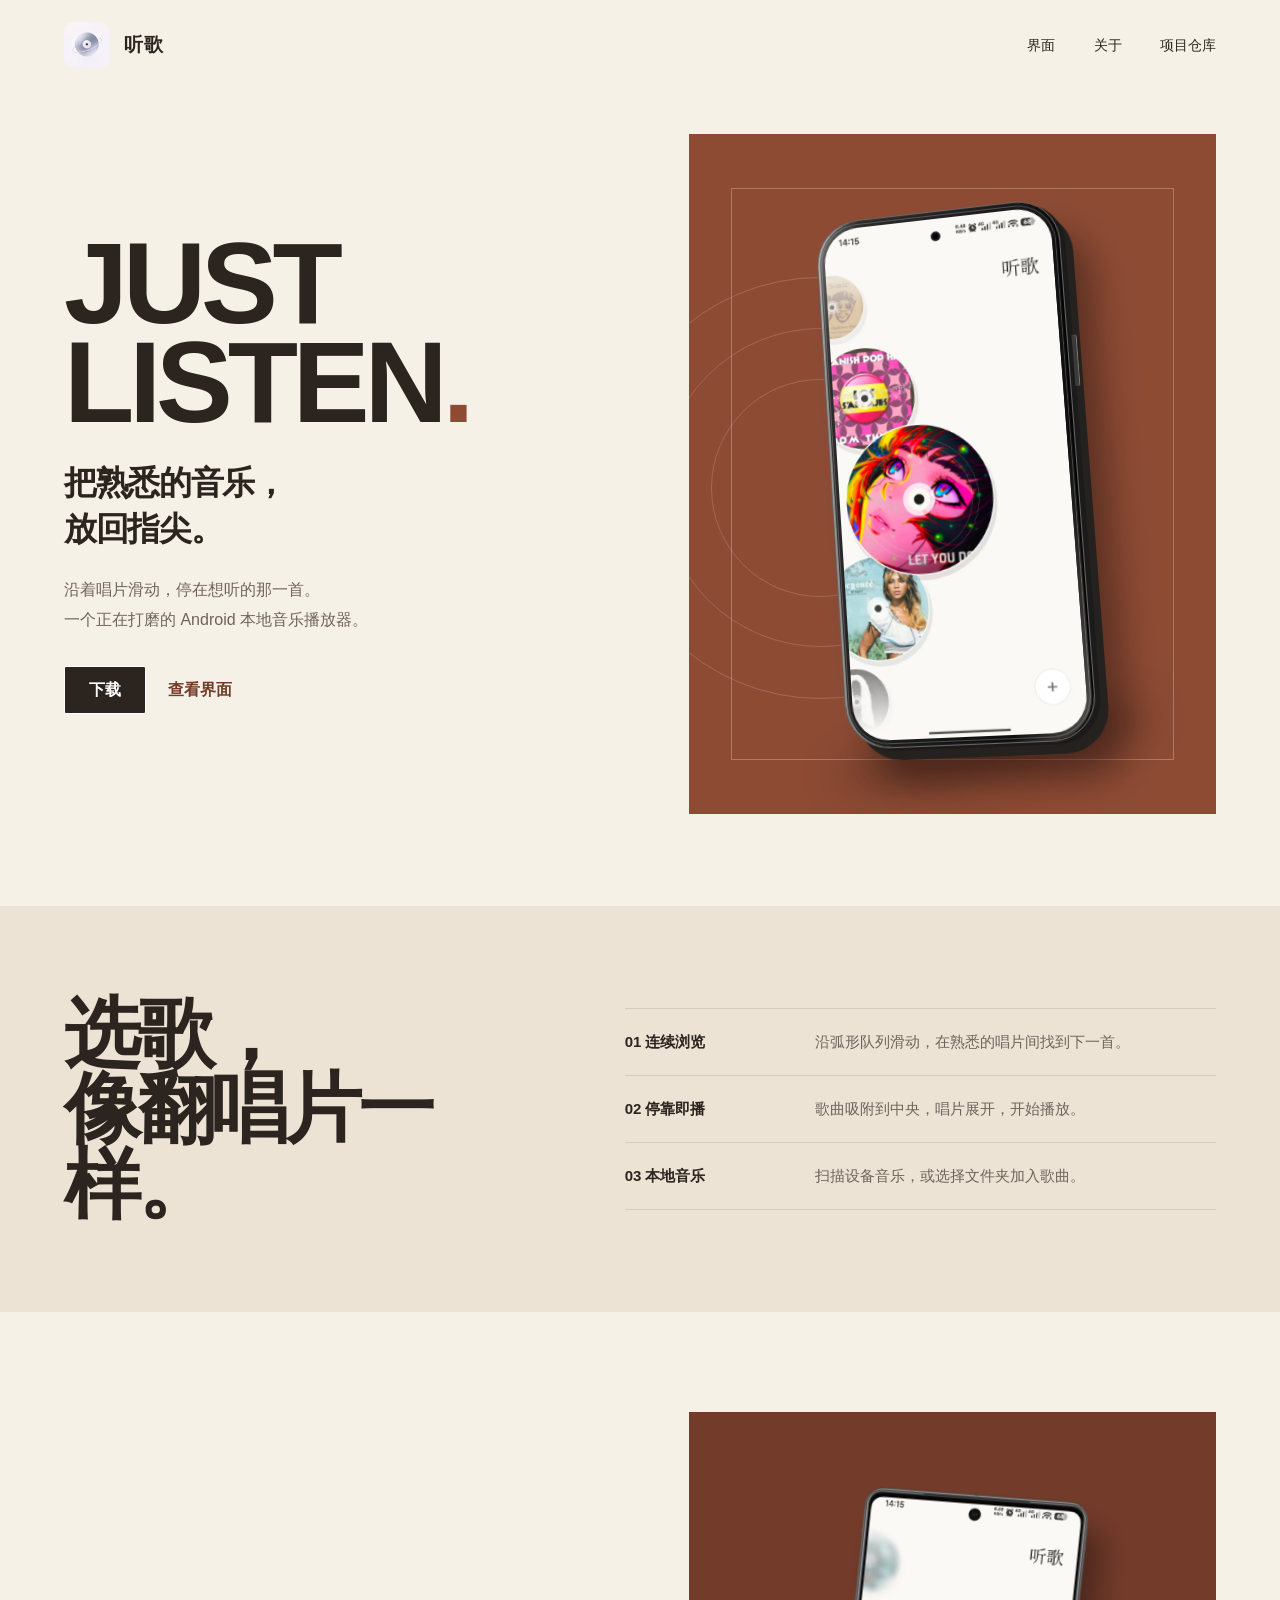
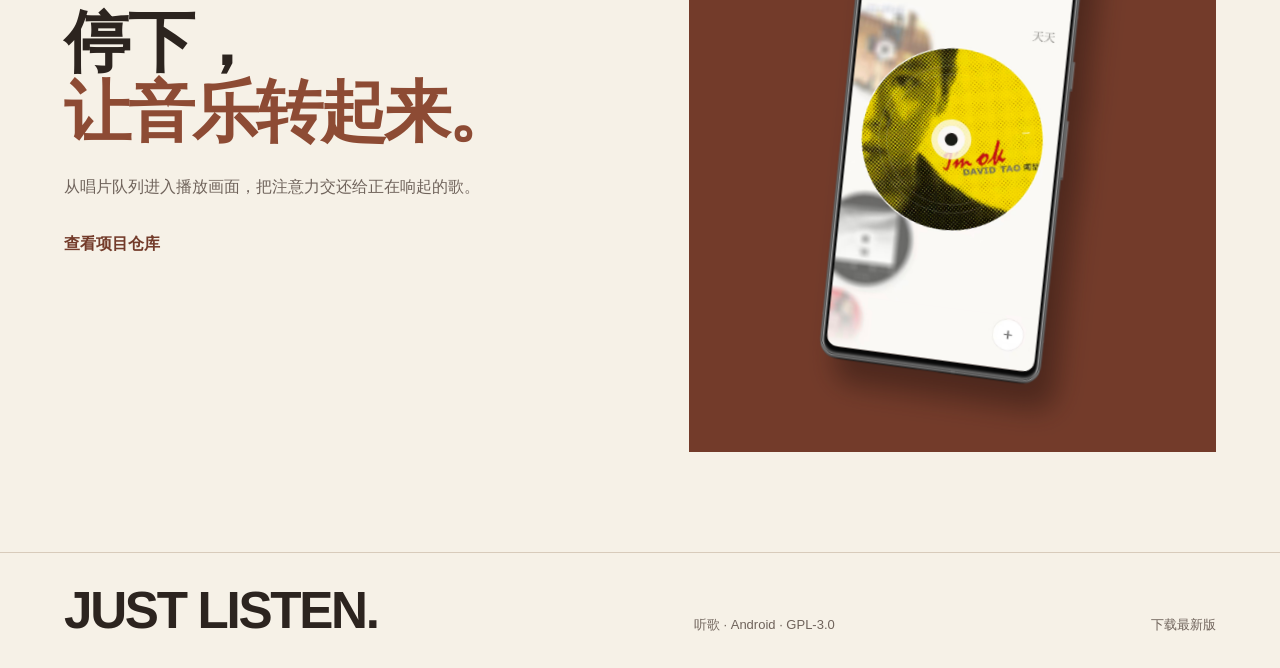
<file: index.html>
<!doctype html>
<html lang="zh-CN">
<head>
  <meta charset="utf-8">
  <meta name="viewport" content="width=device-width, initial-scale=1">
  <meta name="theme-color" content="#f6f1e7">
  <meta name="description" content="听歌，一款用唱片挑选本地音乐的 Android 播放器。">
  <title>听歌 — JUST LISTEN</title>
  <link rel="icon" href="icon.png">
  <link rel="stylesheet" href="hermes.css?v=2">
</head>
<body>
  <a class="skip-link" href="#main">跳转到正文</a>
  <header class="header">
    <a class="brand" href="#top" aria-label="听歌，返回顶部"><img src="icon.png" alt="" width="46" height="46"><span>听歌</span></a>
    <nav aria-label="页面导航"><a href="#screens">界面</a><a href="#about">关于</a><a href="https://github.com/Frrrrrranz/JustListen" target="_blank" rel="noopener noreferrer">项目仓库</a></nav>
  </header>
  <main id="main">
    <section class="hero" id="top" aria-labelledby="hero-title">
      <div class="hero-copy">
        <h1 id="hero-title">JUST<br>LISTEN<span>.</span></h1>
        <p class="statement">把熟悉的音乐，<br>放回指尖。</p>
        <p class="description">沿着唱片滑动，停在想听的那一首。<br>一个正在打磨的 Android 本地音乐播放器。</p>
        <div class="hero-actions"><a class="button button-dark" href="https://github.com/Frrrrrranz/JustListen/releases/latest/download/JustListen.apk" aria-label="下载 Android 安装包">下载</a><a class="text-link" href="#screens">查看界面</a></div>
      </div>
      <div class="hero-plate" aria-label="听歌应用主页预览">
        <div class="plate-disc" aria-hidden="true"></div>
        <div class="device-stage">
          <div class="device device-home">
            <div class="device-screen"><img src="主界面无边框.jpg" alt="听歌应用主页：唱片沿屏幕左侧弧线排列" width="1220" height="2712"></div>
            <span class="device-camera" aria-hidden="true"></span>
            <span class="device-button" aria-hidden="true"></span>
          </div>
        </div>
      </div>
    </section>

    <section class="feature-strip" id="about" aria-labelledby="feature-title">
      <h2 id="feature-title">选歌，<br>像翻唱片一样。</h2>
      <div class="feature-grid">
        <p><strong>01 连续浏览</strong><span>沿弧形队列滑动，在熟悉的唱片间找到下一首。</span></p>
        <p><strong>02 停靠即播</strong><span>歌曲吸附到中央，唱片展开，开始播放。</span></p>
        <p><strong>03 本地音乐</strong><span>扫描设备音乐，或选择文件夹加入歌曲。</span></p>
      </div>
    </section>

    <section class="play-section" id="screens" aria-labelledby="play-title">
      <div class="play-copy">
        <h2 id="play-title">停下，<span class="play-title-line">让音乐<span>转起来。</span></span></h2>
        <p>从唱片队列进入播放画面，把注意力交还给正在响起的歌。</p>
        <a class="text-link" href="https://github.com/Frrrrrranz/JustListen" target="_blank" rel="noopener noreferrer">查看项目仓库</a>
      </div>
      <div class="play-plate">
        <div class="pixel-phone">
          <div class="pixel-phone-screen"><img src="播放无边框.jpg" alt="听歌应用播放画面：中央唱片放大，背景唱片柔化" width="1220" height="2712" loading="lazy"></div>
          <img class="pixel-phone-frame" src="assets/pixel-7-pro-obsidian.png" alt="" width="600" height="1301" loading="lazy">
        </div>
      </div>
    </section>
  </main>
  <footer><strong>JUST LISTEN.</strong><span>听歌 · Android · GPL-3.0</span><span>下载最新版</span></footer>
</body>
</html>
</file>
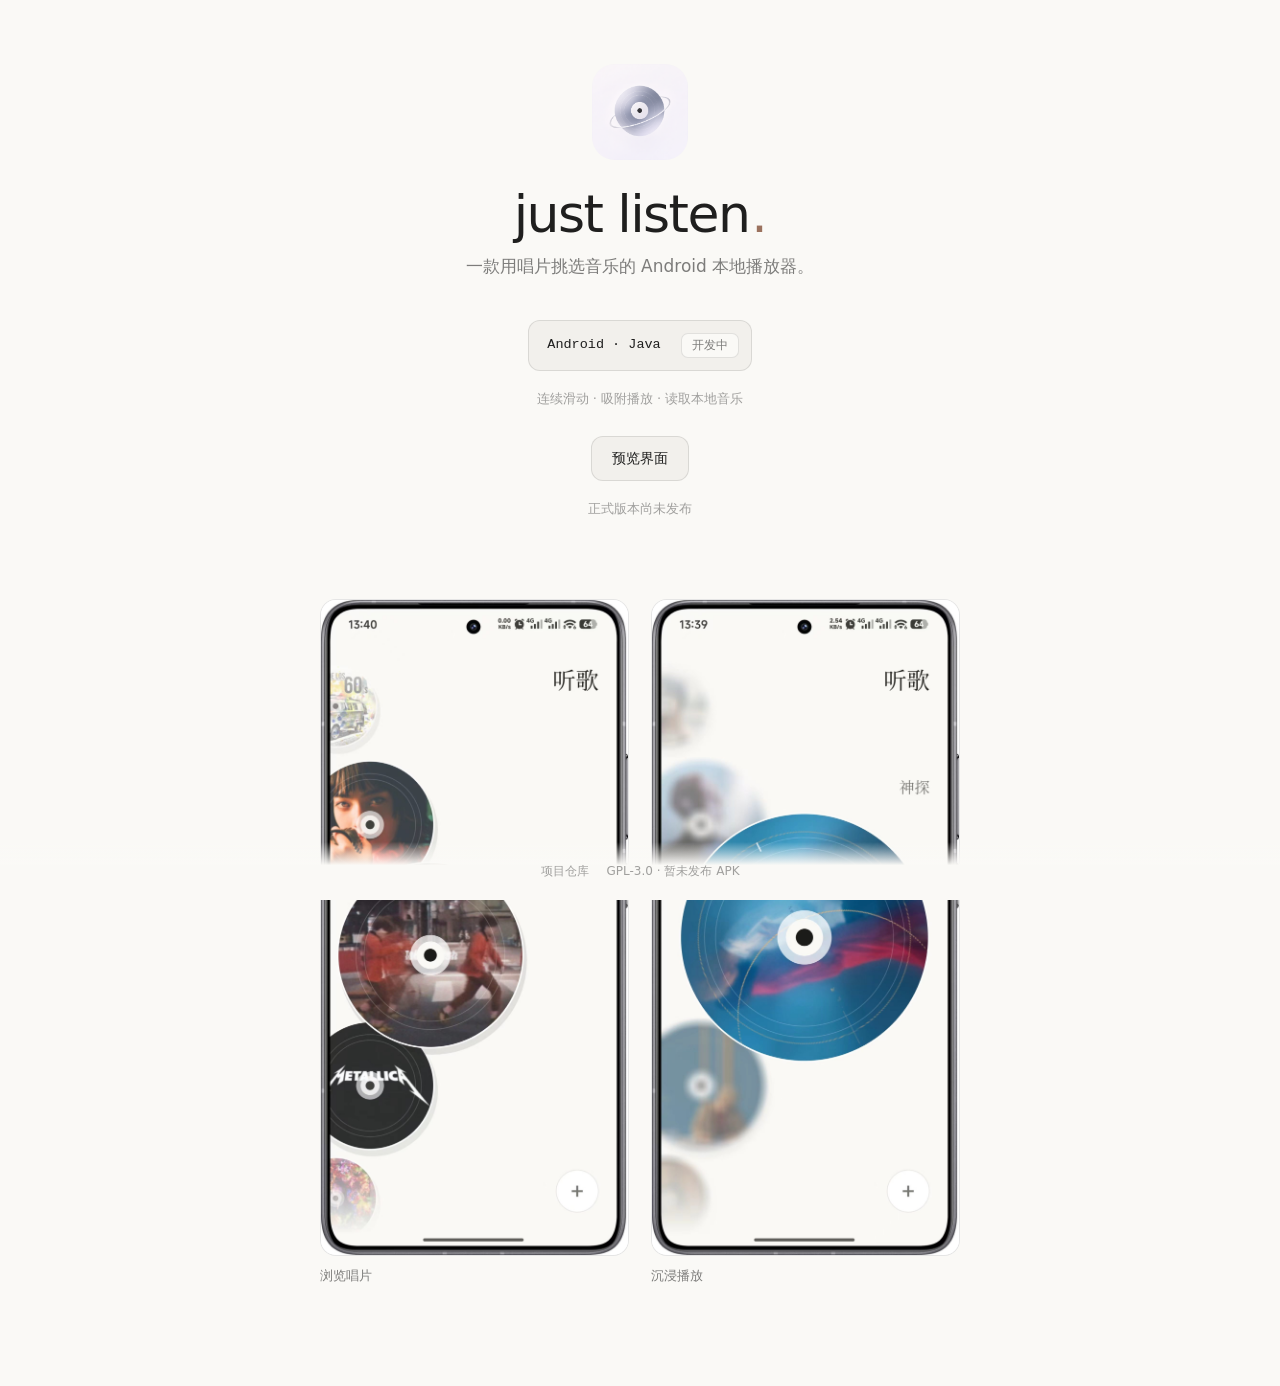
<file: docs/reference.html>
<!doctype html>
<html lang="zh-CN">
<head>
  <meta charset="utf-8">
  <meta name="viewport" content="width=device-width, initial-scale=1">
  <meta name="theme-color" content="#faf9f6">
  <meta name="description" content="JUST LISTEN（听歌），一款用唱片挑选音乐的 Android 本地播放器。">
  <title>JUST LISTEN（听歌）— 简约版</title>
  <link rel="icon" href="icon.png">
  <link rel="stylesheet" href="reference.css">
</head>
<body>
  <a class="skip-link" href="#main">跳转到正文</a>
  <main id="main">
    <img class="icon" src="icon.png" alt="听歌应用图标" width="96" height="96">
    <h1>just listen<span class="dot">.</span></h1>
    <p class="lede">一款用唱片挑选音乐的 Android 本地播放器。</p>
    <div class="status" aria-label="项目状态">
      <span class="status-label">Android · Java</span>
      <span class="status-badge">开发中</span>
    </div>
    <p class="alt">连续滑动 · 吸附播放 · 读取本地音乐</p>
    <a class="preview-link" href="#screens">预览界面</a>
    <p class="alt">正式版本尚未发布</p>

    <section class="screens" id="screens" aria-label="应用界面预览">
      <figure>
        <img src="主页.jpg" alt="听歌应用主页：沿左侧弧线排列的唱片" width="1280" height="2772" loading="lazy">
        <figcaption>浏览唱片</figcaption>
      </figure>
      <figure>
        <img src="播放.jpg" alt="听歌应用播放画面：中央放大的唱片" width="1280" height="2772" loading="lazy">
        <figcaption>沉浸播放</figcaption>
      </figure>
    </section>
  </main>
  <footer>
    <a href="https://github.com/Frrrrrranz/JustListen" target="_blank" rel="noopener noreferrer">项目仓库</a>
    <span>GPL-3.0 · 暂未发布 APK</span>
  </footer>
</body>
</html>
</file>
<file: hermes.css>
:root { color-scheme: light; --paper: #f6f1e7; --paper-dark: #ece3d5; --ink: #2c241f; --muted: #6f635b; --rust: #8d4b34; --rust-dark: #733b2a; --line: #d8cbbb; }
* { box-sizing: border-box; }
html { scroll-behavior: smooth; }
body { margin: 0; background: var(--paper); color: var(--ink); font: 16px/1.6 -apple-system, BlinkMacSystemFont, "Noto Sans SC", "Microsoft YaHei", sans-serif; }
img { max-width: 100%; }
a { color: inherit; }
a:focus-visible { outline: 3px solid var(--rust); outline-offset: 4px; }
.skip-link { position: absolute; z-index: 20; left: 16px; top: -60px; padding: 9px 14px; background: var(--ink); color: white; }
.skip-link:focus { top: 16px; }
.header { display: flex; align-items: center; justify-content: space-between; gap: 24px; max-width: 1440px; margin: auto; padding: 22px clamp(24px, 5vw, 72px); }
.brand { display: inline-flex; align-items: center; gap: 14px; font-size: 19px; font-weight: 800; letter-spacing: .03em; text-decoration: none; white-space: nowrap; }
.brand img { display: block; width: 46px; height: 46px; border-radius: 10px; }
nav { display: flex; gap: clamp(16px, 3vw, 42px); }
nav a { font-size: 14px; text-decoration: none; }
nav a:hover, .text-link:hover { text-decoration: underline; text-underline-offset: 5px; }
.hero { display: grid; grid-template-columns: minmax(0, 1fr) minmax(0, .92fr); gap: 4vw; align-items: center; max-width: 1440px; margin: auto; padding: 44px clamp(24px, 5vw, 72px) 92px; }
.eyebrow { margin: 0 0 30px; color: var(--rust); font: 750 13px/1.4 "Arial Narrow", Arial, sans-serif; letter-spacing: .16em; }
h1, h2, p { margin-top: 0; }
h1, .feature-strip h2, .play-copy h2, footer strong { font-family: "Arial Narrow", "Roboto Condensed", Impact, sans-serif; font-stretch: condensed; font-weight: 800; letter-spacing: -.045em; }
h1 { margin: 0 0 28px; font-size: clamp(72px, 9vw, 136px); line-height: .86; }
h1 span, .play-copy h2 span { color: var(--rust); }
.statement { margin-bottom: 22px; font-size: clamp(25px, 2.6vw, 39px); font-weight: 650; line-height: 1.4; letter-spacing: -.04em; }
.description { margin-bottom: 32px; color: var(--muted); line-height: 1.85; }
.hero-actions { display: flex; align-items: center; gap: 22px; flex-wrap: wrap; }
.hero-actions span { color: var(--muted); font-size: 13px; }
.button { display: inline-flex; align-items: center; justify-content: center; min-height: 48px; padding: 10px 24px; border: 1px solid currentColor; border-radius: 2px; font-weight: 700; text-decoration: none; transition: background .2s ease, color .2s ease; }
.button-dark { background: var(--ink); color: white; }
.button-dark:hover { background: var(--rust-dark); }
.hero-plate { position: relative; display: flex; align-items: center; justify-content: center; height: min(680px, 59vw); min-height: 510px; overflow: hidden; background: var(--rust); }
.hero-plate::before { content: ""; position: absolute; inset: 8%; border: 1px solid rgba(255,255,255,.26); }
.plate-disc { position: absolute; top: 21%; left: -15%; width: 80%; aspect-ratio: 1; border: 1px solid rgba(255,255,255,.17); border-radius: 50%; }
.plate-disc::before, .plate-disc::after { content: ""; position: absolute; inset: 12%; border: 1px solid rgba(255,255,255,.16); border-radius: 50%; }
.plate-disc::after { inset: 24%; }
.device-stage { position: relative; display: grid; place-items: center; width: 100%; height: 100%; perspective: 1100px; }
.device-stage::after { content: ""; position: absolute; right: 12%; bottom: 7%; width: 60%; height: 6%; border-radius: 50%; background: rgba(25, 12, 9, .34); filter: blur(20px); transform: rotate(-12deg); }
.device { position: relative; z-index: 1; width: min(56%, 250px); padding: 7px; border: 1px solid #696664; border-radius: 44px; background: linear-gradient(105deg, #777674 0%, #2d2d2d 12%, #0e0e0e 78%, #555250 100%); box-shadow: inset 2px 0 1px rgba(255,255,255,.5), inset -2px 0 1px #050505, 5px 3px 0 #1b1b1b, 12px 12px 0 #25211f, 28px 36px 35px rgba(25,12,9,.44); transform-style: preserve-3d; }
.device::before { content: ""; position: absolute; inset: 3px; border: 1px solid rgba(255,255,255,.22); border-radius: 40px; pointer-events: none; }
.device-home { transform: rotateX(3deg) rotateY(-9deg) rotateZ(-4deg); }
.device-screen { width: 100%; overflow: hidden; border-radius: 36px; background: #faf9f6; }
.device-screen img { display: block; width: 100%; height: auto; }
.device-camera { position: absolute; top: 20px; left: 50%; width: 10px; height: 10px; border: 2px solid #202126; border-radius: 50%; background: #050508; box-shadow: 0 0 0 1px rgba(255,255,255,.18); transform: translateX(-50%); }
.device-button { position: absolute; top: 26%; right: -9px; width: 4px; height: 51px; border-radius: 0 2px 2px 0; background: #3c3a38; box-shadow: 1px 0 0 #7e7b77; }
.feature-strip { display: grid; grid-template-columns: .9fr 1.1fr; gap: clamp(28px, 6vw, 100px); padding: 90px max(clamp(24px, 5vw, 72px), calc((100vw - 1296px) / 2)); background: var(--paper-dark); }
.feature-strip h2 { margin: 0; font-size: clamp(55px, 6vw, 94px); line-height: .98; }
.feature-grid { display: grid; gap: 0; align-self: center; }
.feature-grid p { display: grid; grid-template-columns: 170px 1fr; gap: 20px; margin: 0; padding: 21px 0; border-top: 1px solid var(--line); }
.feature-grid p:last-child { border-bottom: 1px solid var(--line); }
.feature-grid strong { font-size: 15px; }
.feature-grid span { color: var(--muted); font-size: 15px; }
.play-section { display: grid; grid-template-columns: minmax(0, 1fr) minmax(0, .92fr); gap: 4vw; align-items: center; max-width: 1440px; margin: auto; padding: 100px clamp(24px, 5vw, 72px); }
.play-copy h2 { margin-bottom: 24px; font-size: clamp(42px, 5.2vw, 76px); line-height: 1.06; }
.play-title-line { display: block; white-space: nowrap; }
.play-copy p:not(.eyebrow) { max-width: 26em; margin-bottom: 30px; color: var(--muted); line-height: 1.85; }
.text-link { color: var(--rust-dark); font-weight: 700; text-decoration: none; }
.play-plate { display: flex; justify-content: center; align-items: center; height: min(640px, 57vw); min-height: 480px; overflow: hidden; background: var(--rust-dark); }
.pixel-phone { position: relative; width: min(67%, 264px); aspect-ratio: 600 / 1301; transform: perspective(1000px) rotateY(-7deg) rotateZ(6deg); filter: drop-shadow(17px 24px 14px rgba(24, 12, 10, .42)); }
.pixel-phone-screen { position: absolute; left: 10%; top: 9.992%; width: 80%; height: 80.015%; overflow: hidden; -webkit-mask: url("assets/pixel-7-pro-display.svg") center / 100% 100% no-repeat; mask: url("assets/pixel-7-pro-display.svg") center / 100% 100% no-repeat; }
.pixel-phone-screen img { display: block; width: 100%; height: 100%; object-fit: cover; }
.pixel-phone-frame { position: absolute; inset: 0; display: block; width: 100%; height: 100%; pointer-events: none; }
footer { display: flex; align-items: end; justify-content: space-between; gap: 24px; padding: 32px clamp(24px, 5vw, 72px); border-top: 1px solid var(--line); }
footer strong { font-size: clamp(36px, 4vw, 60px); line-height: 1; }
footer span { color: var(--muted); font-size: 13px; }
@media (max-width: 960px) {
  .hero { grid-template-columns: 1fr 1fr; gap: 26px; }
  h1 { font-size: clamp(66px, 9vw, 92px); }
  .device { width: min(58%, 230px); }
  .feature-strip { display: block; }
  .feature-grid { margin-top: 36px; }
  .play-section { grid-template-columns: 1fr 1fr; }
}
@media (max-width: 700px) {
  .header { padding-top: 16px; padding-bottom: 16px; }
  .brand { font-size: 16px; gap: 10px; }
  .brand img { width: 40px; height: 40px; }
  nav { gap: 14px; }
  nav a { font-size: 12px; }
  nav a:nth-child(2) { display: none; }
  .hero { display: flex; flex-direction: column; align-items: stretch; gap: 42px; padding-top: 48px; padding-bottom: 60px; }
  h1 { font-size: clamp(70px, 15vw, 110px); }
  .eyebrow { margin-bottom: 25px; }
  .description br { display: none; }
  .hero-plate { height: 540px; min-height: 0; }
  .device { width: min(58%, 220px); }
  .feature-strip { padding-top: 68px; padding-bottom: 68px; }
  .feature-strip h2 { font-size: clamp(55px, 12vw, 85px); }
  .feature-grid p { grid-template-columns: 1fr; gap: 5px; }
  .play-section { display: flex; flex-direction: column; align-items: stretch; gap: 40px; padding-top: 72px; padding-bottom: 72px; }
  .play-copy h2 { font-size: clamp(36px, 10vw, 60px); }
  .play-plate { height: 540px; min-height: 0; }
  .pixel-phone { width: min(55%, 210px); }
  footer { display: grid; grid-template-columns: 1fr 1fr; align-items: end; }
  footer strong { grid-column: 1 / -1; }
}
@media (max-width: 400px) { nav a:nth-child(1) { display: none; } h1 { font-size: 68px; } .device { width: min(54%, 195px); } .play-plate { height: 480px; } .pixel-phone { width: min(55%, 185px); } }
@media (prefers-reduced-motion: reduce) { html { scroll-behavior: auto; } *, *::before, *::after { transition-duration: .01ms !important; animation-duration: .01ms !important; } }
</file>
<file: docs/reference.css>
:root {
  color-scheme: light;
  --label: rgba(0, 0, 0, .88);
  --secondary: rgba(0, 0, 0, .5);
  --tertiary: rgba(0, 0, 0, .36);
  --separator: rgba(0, 0, 0, .1);
  --canvas: #faf9f6;
  --code-bg: #f2f0ec;
  --accent: #9b725e;
}
* { box-sizing: border-box; }
html { scroll-behavior: smooth; }
body { margin: 0; min-height: 100%; background: var(--canvas); color: var(--label); font: 15px/1.5 -apple-system, BlinkMacSystemFont, "SF Pro Text", "Microsoft YaHei", system-ui, sans-serif; -webkit-font-smoothing: antialiased; text-rendering: optimizeLegibility; }
main { min-height: 100vh; display: flex; flex-direction: column; align-items: center; justify-content: center; padding: 64px 24px 100px; text-align: center; }
.skip-link { position: absolute; top: -60px; left: 16px; padding: 10px 14px; background: var(--label); color: white; }
.skip-link:focus { top: 16px; }
.icon { width: 96px; height: 96px; margin-bottom: 28px; border-radius: 23px; }
h1 { margin: 0 0 14px; font-family: -apple-system, BlinkMacSystemFont, "SF Pro Display", system-ui, sans-serif; font-size: 52px; line-height: 1; font-weight: 500; letter-spacing: -.03em; }
h1 .dot { display: inline-block; margin-left: 2px; color: var(--accent); }
.lede { max-width: 34em; margin: 0 0 40px; color: var(--secondary); font-size: 17px; line-height: 1.5; }
.status { display: inline-flex; align-items: center; gap: 20px; max-width: 100%; padding: 12px 12px 12px 18px; border: 1px solid var(--separator); border-radius: 12px; background: var(--code-bg); font: 13.5px/1.4 ui-monospace, "SF Mono", Menlo, monospace; }
.status-label { white-space: nowrap; }
.status-badge { flex: none; padding: 3px 10px; border: 1px solid var(--separator); border-radius: 7px; background: var(--canvas); color: var(--secondary); font: 12px -apple-system, BlinkMacSystemFont, system-ui, sans-serif; }
.alt { margin: 18px 0 0; color: var(--tertiary); font-size: 13px; }
.preview-link { display: inline-block; margin-top: 28px; padding: 11px 20px; border: 1px solid var(--separator); border-radius: 12px; background: var(--code-bg); color: var(--label); font-size: 14px; text-decoration: none; transition: border-color .12s ease; }
.preview-link:hover { border-color: rgba(0, 0, 0, .25); }
.preview-link:focus-visible, footer a:focus-visible { outline: 2px solid var(--accent); outline-offset: 3px; }
.screens { display: grid; grid-template-columns: repeat(2, minmax(0, 1fr)); gap: 22px; width: 100%; max-width: 640px; margin: 80px auto 0; text-align: left; }
.screens figure { min-width: 0; margin: 0; }
.screens img { display: block; width: 100%; height: auto; border: 1px solid var(--separator); border-radius: 16px; background: white; }
.screens figcaption { margin-top: 10px; color: var(--secondary); font-size: 13px; }
footer { position: fixed; right: 0; bottom: 0; left: 0; display: flex; justify-content: center; gap: 18px; padding: 20px 24px; background: linear-gradient(to top, var(--canvas) 60%, transparent); color: var(--tertiary); font-size: 12px; }
footer a { color: inherit; text-decoration: none; }
footer a:hover { color: var(--secondary); }
@media (max-width: 560px) {
  h1 { font-size: 42px; }
  .screens { gap: 14px; margin-top: 64px; }
  .screens img { border-radius: 10px; }
  main { padding: 54px 24px 105px; }
}
@media (prefers-reduced-motion: reduce) { html { scroll-behavior: auto; } }
</file>
